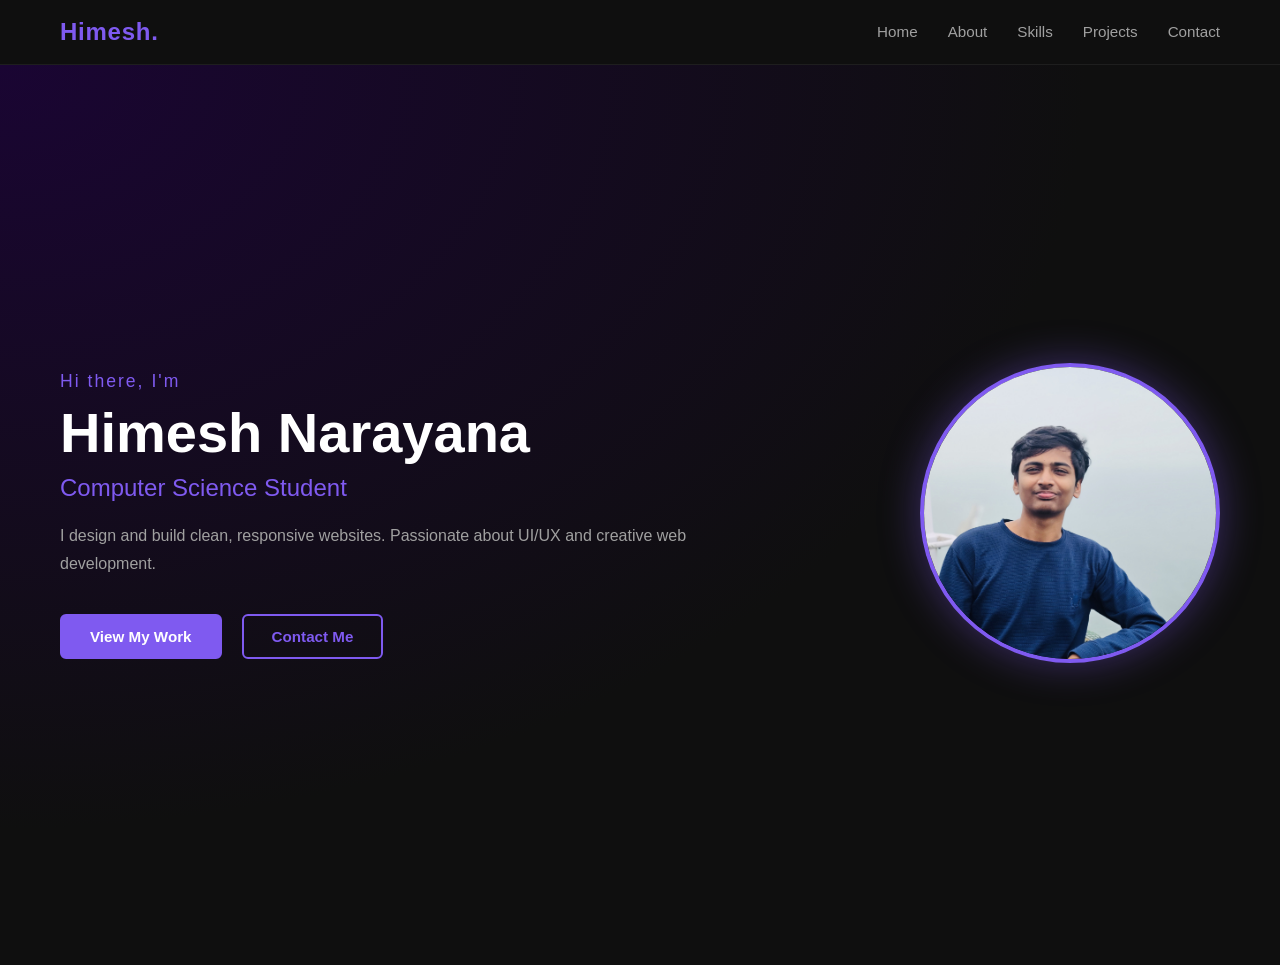
<file: index.html>
<!DOCTYPE html>
<html lang="en">
<head>
    <meta charset="UTF-8">
    <meta name="viewport" content="width=device-width, initial-scale=1.0">
    <title>My Prtfolio</title>
    <link rel="stylesheet" href="style.css">
</head>
<body>
    <nav class="navbar">
        <div class="logo">Himesh.</div>
        <ul class="nav-links">
            <li><a href="index.html">Home</a></li>
            <li><a href="about.html">About</a></li>
            <li><a href="skills.html">Skills</a></li>
            <li><a href="projects.html">Projects</a></li>
            <li><a href="contact.html">Contact</a></li>
        </ul>
    </nav>
  <!-- HERO SECTION -->
  <section id="home" class="hero">
    <div class="hero-content">
      <p class="hero-greeting">Hi there, I'm</p>
      <h1 class="hero-name">Himesh Narayana</h1>
      <h2 class="hero-role">Computer Science Student</h2>
      <p class="hero-desc">
        I design and build clean, responsive websites. 
        Passionate about UI/UX and creative web development.
      </p>
      <div class="hero-buttons">
        <a href="projects.html" class="btn btn-primary">View My Work</a>
        <a href="contact.html" class="btn btn-outline">Contact Me</a>
      </div>
    </div>

    <!-- YOUR PHOTO -->
    <div class="hero-image">
      <img src="myImage.jpg" alt="Himesh" />
    </div>

  </section>
  </section>
</body>
</html>
</file>
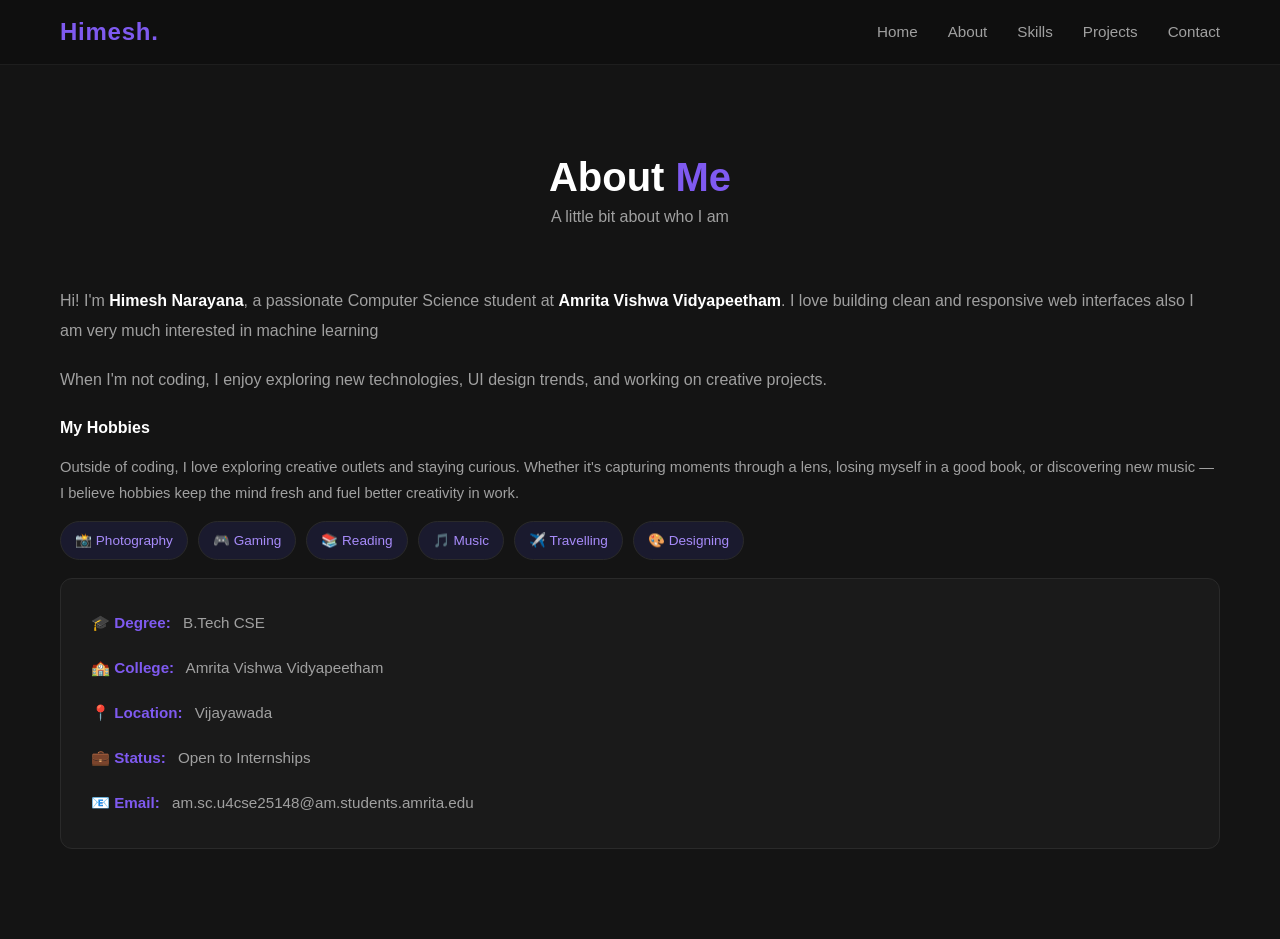
<file: about.html>
<!DOCTYPE html>
<html lang="en">
<head>
    <meta charset="UTF-8">
    <meta name="viewport" content="width=device-width, initial-scale=1.0">
    <title>My Prtfolio</title>
    <link rel="stylesheet" href="style.css">
</head>
<body>
    <nav class="navbar">
        <div class="logo">Himesh.</div>
        <ul class="nav-links">
            <li><a href="index.html">Home</a></li>
            <li><a href="about.html">About</a></li>
            <li><a href="skills.html">Skills</a></li>
            <li><a href="projects.html">Projects</a></li>
            <li><a href="contact.html">Contact</a></li>
        </ul>
    </nav>
  <section id="about" class="about">
    <div class="section-header">
      <h2>About <span>Me</span></h2>
      <p class="section-sub">A little bit about who I am</p>
    </div>
    <div class="about-content">
      <div class="about-text">
        <p>
          Hi! I'm <strong>Himesh Narayana</strong>, a passionate Computer Science 
          student at <strong>Amrita Vishwa Vidyapeetham</strong>. I love 
          building clean and responsive web interfaces also I am very much interested in machine learning
        </p>
        <p>
          When I'm not coding, I enjoy exploring new technologies, 
          UI design trends, and working on creative projects.
        </p>
      <div class="hobbies">
          <h4>My Hobbies</h4>
          <p class="hobbies-para">
            Outside of coding, I love exploring creative outlets and staying 
            curious. Whether it's capturing moments through a lens, losing 
            myself in a good book, or discovering new music — I believe 
            hobbies keep the mind fresh and fuel better creativity in work.
          </p>
          <div class="hobby-tags">
            <span>📸 Photography</span>
            <span>🎮 Gaming</span>
            <span>📚 Reading</span>
            <span>🎵 Music</span>
            <span>✈️ Travelling</span>
            <span>🎨 Designing</span>
          </div>
        </div>      
        
      <div class="about-card">
        <ul class="about-details">
          <li><span>🎓 Degree:</span> B.Tech CSE</li>
          <li><span>🏫 College:</span> Amrita Vishwa Vidyapeetham</li>
          <li><span>📍 Location:</span> Vijayawada</li>
          <li><span>💼 Status:</span> Open to Internships</li>
          <li><span>📧 Email:</span> am.sc.u4cse25148@am.students.amrita.edu</li>
        </ul>
      </div>
    </div>
  </section>
  </body>
</html>
</file>
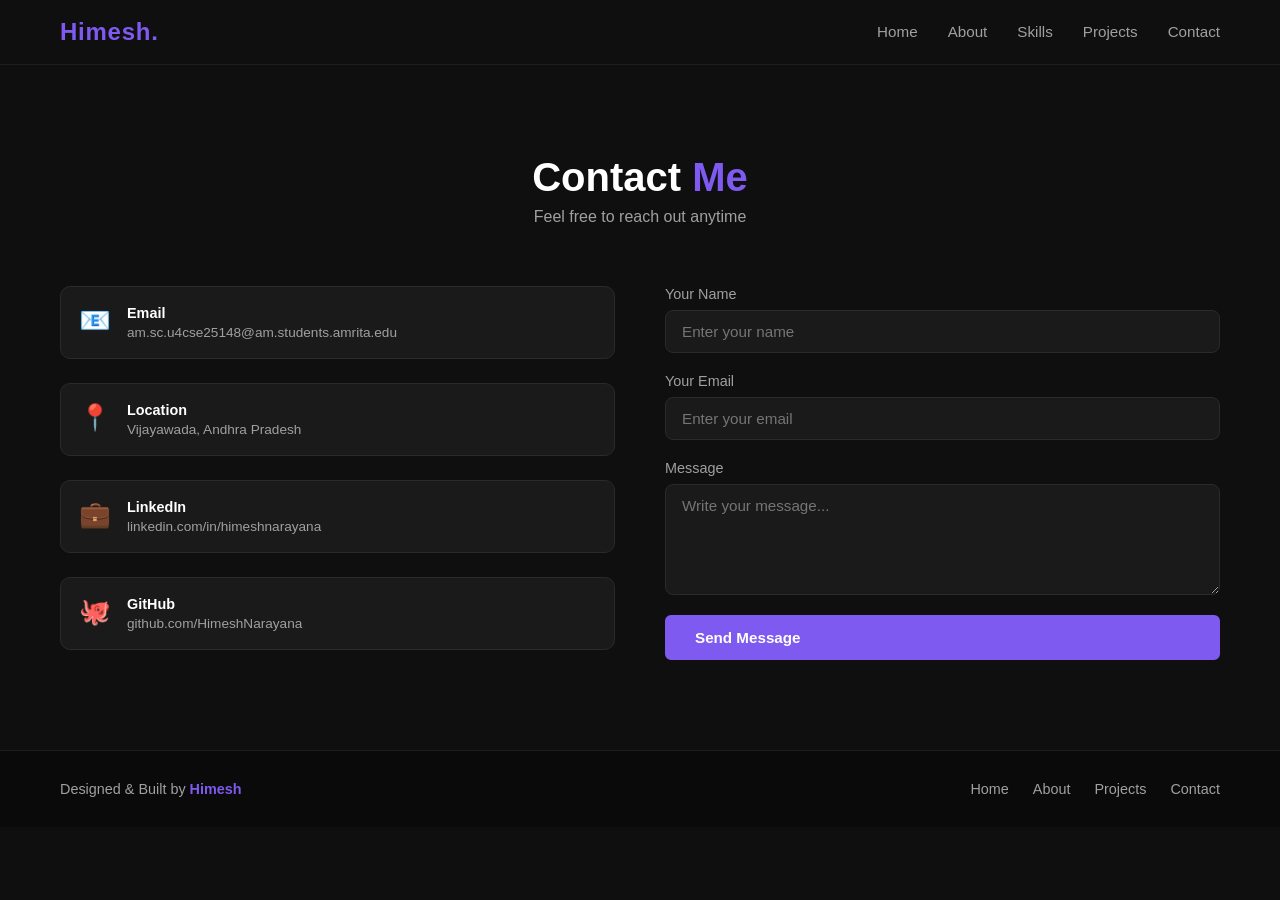
<file: contact.html>
<!DOCTYPE html>
<html lang="en">
<head>
    <meta charset="UTF-8">
    <meta name="viewport" content="width=device-width, initial-scale=1.0">
    <title>My Prtfolio</title>
    <link rel="stylesheet" href="style.css">
</head>
<body>
    <nav class="navbar">
        <div class="logo">Himesh.</div>
        <ul class="nav-links">
            <li><a href="index.html">Home</a></li>
            <li><a href="about.html">About</a></li>
            <li><a href="skills.html">Skills</a></li>
            <li><a href="projects.html">Projects</a></li>
            <li><a href="contact.html">Contact</a></li>
        </ul>
    </nav>
    <!-- CONTACT SECTION -->
  <section id="contact" class="contact">
    <div class="section-header">
      <h2>Contact <span>Me</span></h2>
      <p class="section-sub">Feel free to reach out anytime</p>
    </div>
    <div class="contact-wrapper">

      <div class="contact-info">
        <div class="contact-item">
          <span class="contact-icon">📧</span>
          <div>
            <h4>Email</h4>
            <p>am.sc.u4cse25148@am.students.amrita.edu</p>
          </div>
        </div>
        <div class="contact-item">
          <span class="contact-icon">📍</span>
          <div>
            <h4>Location</h4>
            <p>Vijayawada, Andhra Pradesh</p>
          </div>
        </div>
        <div class="contact-item">
          <span class="contact-icon">💼</span>
          <div>
            <h4>LinkedIn</h4>
            <p>linkedin.com/in/himeshnarayana</p>
          </div>
        </div>
        <div class="contact-item">
          <span class="contact-icon">🐙</span>
          <div>
            <h4>GitHub</h4>
            <p>github.com/HimeshNarayana</p>
          </div>
        </div>
      </div>

      <div class="contact-form">
        <div class="form-group">
          <label for="name">Your Name</label>
          <input type="text" id="name" placeholder="Enter your name" />
        </div>
        <div class="form-group">
          <label for="email">Your Email</label>
          <input type="email" id="email" placeholder="Enter your email" />
        </div>
        <div class="form-group">
          <label for="message">Message</label>
          <textarea id="message" rows="5" placeholder="Write your message..."></textarea>
        </div>
        <a href="mailto:youremail@example.com" class="btn btn-primary">Send Message</a>
      </div>

    </div>
  </section>

  <!-- FOOTER -->
  <footer class="footer">
    <p>Designed & Built by <span>Himesh</span></p>
    <div class="footer-links">
      <a href="index.html">Home</a>
      <a href="about.html">About</a>
      <a href="projects.html">Projects</a>
      <a href="contact.html">Contact</a>
    </div>
  </footer>
</body>
</html>
</file>
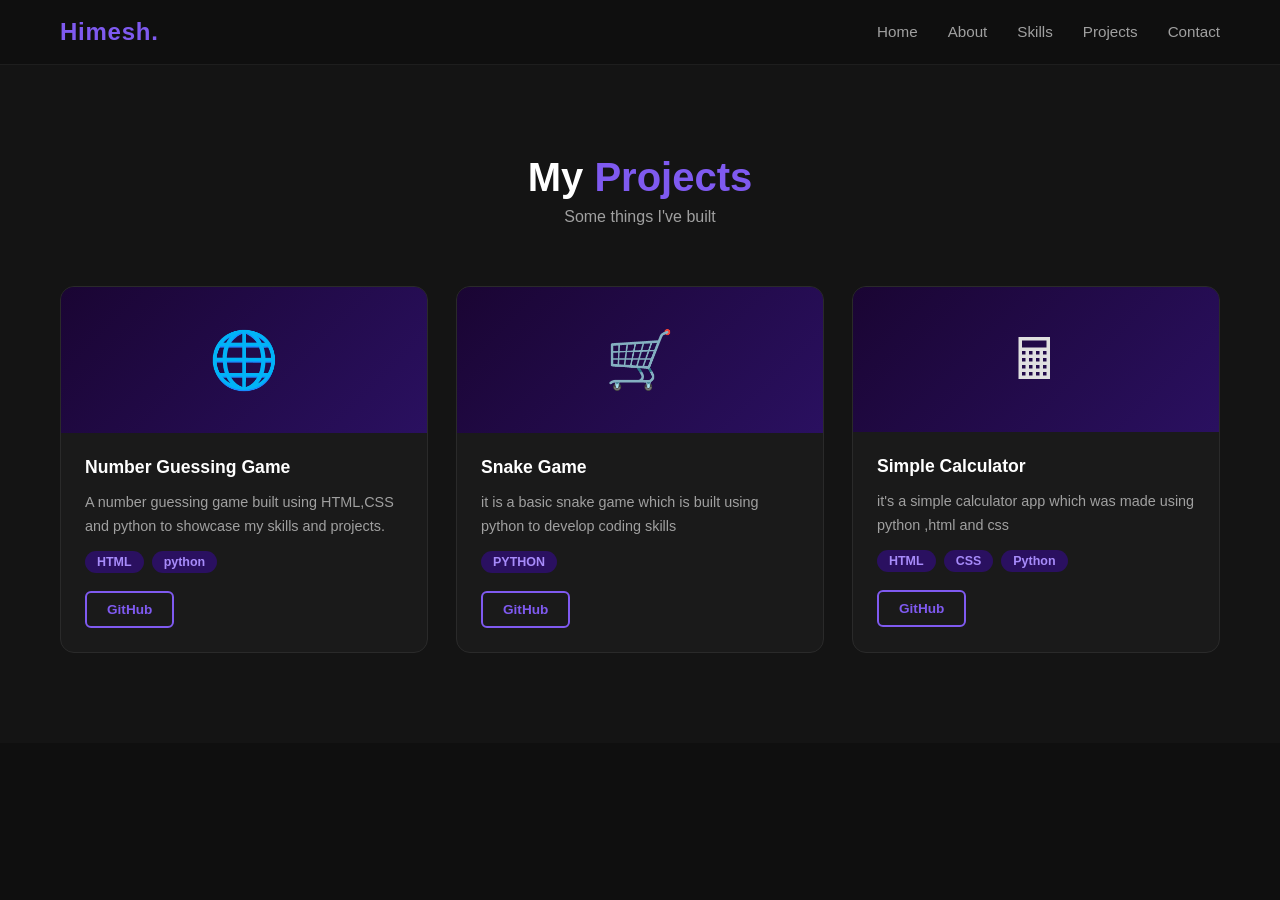
<file: projects.html>
<!DOCTYPE html>
<html lang="en">
<head>
    <meta charset="UTF-8">
    <meta name="viewport" content="width=device-width, initial-scale=1.0">
    <title>My Prtfolio</title>
    <link rel="stylesheet" href="style.css">
</head>
<body>
    <nav class="navbar">
        <div class="logo">Himesh.</div>
        <ul class="nav-links">
            <li><a href="index.html">Home</a></li>
            <li><a href="about.html">About</a></li>
            <li><a href="skills.html">Skills</a></li>
            <li><a href="projects.html">Projects</a></li>
            <li><a href="contact.html">Contact</a></li>
        </ul>
    </nav>
    <!-- PROJECTS SECTION -->
  <section id="projects" class="projects">
    <div class="section-header">
      <h2>My <span>Projects</span></h2>
      <p class="section-sub">Some things I've built</p>
    </div>
    <div class="projects-grid">

      <div class="project-card">
        <div class="project-img">🌐</div>
        <div class="project-info">
          <h3>Number Guessing Game</h3>
          <p>A number guessing game built using HTML,CSS and python to showcase my skills and projects.</p>
          <div class="project-tags">
            <span>HTML</span>
            <span>python</span>
          </div>
          <div class="project-links">
            
            <a href="https://github.com/Kourva/GuessGame" target="_blank" class="btn btn-outline">GitHub</a>
          </div>
        </div>
      </div>

      <div class="project-card">
        <div class="project-img">🛒</div>
        <div class="project-info">
          <h3>Snake Game</h3>
          <p>it is a basic snake game which is built using python to develop coding skills</p>
          <div class="project-tags">
            <span>PYTHON</span>
          </div>
          <div class="project-links">
            
            <a href="https://github.com/ImKennyYip/snake-python" class="btn btn-outline">GitHub</a>
          </div>
        </div>
      </div>

      <div class="project-card">
        <div class="project-img">🖩</div>
        <div class="project-info">
          <h3>Simple Calculator </h3>
          <p>it's a simple calculator app which was made using python ,html and css</p>
          <div class="project-tags">
            <span>HTML</span>
            <span>CSS</span>
            <span>Python</span>
          </div>
          <div class="project-links">
            
            <a href="https://github.com/psarkerbd/Simple-Calculator" class="btn btn-outline">GitHub</a>
          </div>
        </div>
      </div>

    </div>
  </section>
    </body>
</html>
</file>
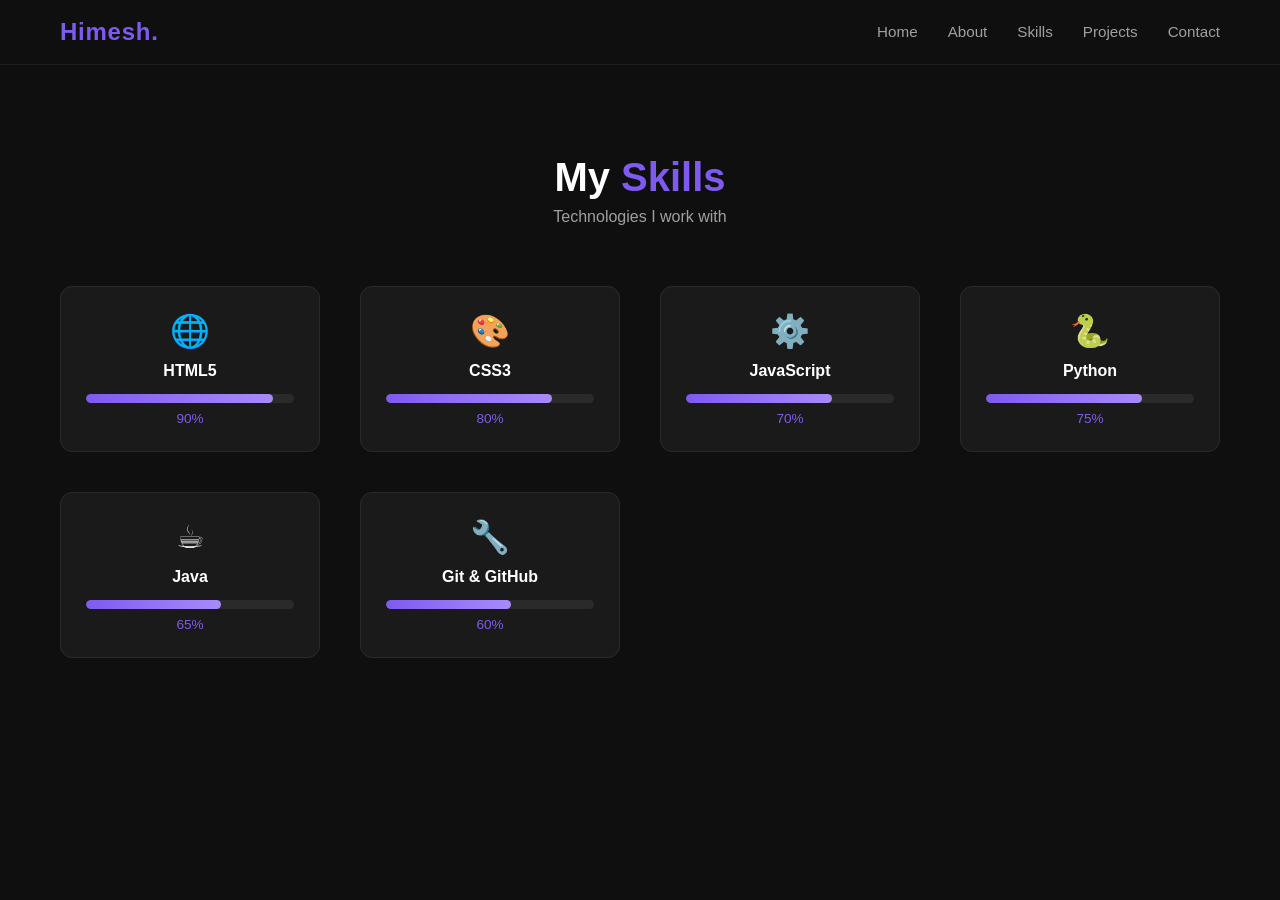
<file: skills.html>
<!DOCTYPE html>
<html lang="en">
<head>
    <meta charset="UTF-8">
    <meta name="viewport" content="width=device-width, initial-scale=1.0">
    <title>My Prtfolio</title>
    <link rel="stylesheet" href="style.css">
</head>
<body>
    <nav class="navbar">
        <div class="logo">Himesh.</div>
        <ul class="nav-links">
            <li><a href="index.html">Home</a></li>
            <li><a href="about.html">About</a></li>
            <li><a href="skills.html">Skills</a></li>
            <li><a href="projects.html">Projects</a></li>
            <li><a href="contact.html">Contact</a></li>
        </ul>
    </nav>
<section id="skills" class="skills">
    <div class="section-header">
      <h2>My <span>Skills</span></h2>
      <p class="section-sub">Technologies I work with</p>
    </div>
    <div class="skills-grid">

      <div class="skill-card">
        <div class="skill-icon">🌐</div>
        <h3>HTML5</h3>
        <div class="skill-bar"><div class="skill-fill" style="width: 90%"></div></div>
        <p>90%</p>
      </div>

      <div class="skill-card">
        <div class="skill-icon">🎨</div>
        <h3>CSS3</h3>
        <div class="skill-bar"><div class="skill-fill" style="width: 80%"></div></div>
        <p>80%</p>
      </div>

      <div class="skill-card">
        <div class="skill-icon">⚙️</div>
        <h3>JavaScript</h3>
        <div class="skill-bar"><div class="skill-fill" style="width: 70%"></div></div>
        <p>70%</p>
      </div>

      <div class="skill-card">
        <div class="skill-icon">🐍</div>
        <h3>Python</h3>
        <div class="skill-bar"><div class="skill-fill" style="width: 75%"></div></div>
        <p>75%</p>
      </div>

      <div class="skill-card">
        <div class="skill-icon">☕︎</div>
        <h3>Java</h3>
        <div class="skill-bar"><div class="skill-fill" style="width: 65%"></div></div>
        <p>65%</p>
      </div>

      <div class="skill-card">
        <div class="skill-icon">🔧</div>
        <h3>Git & GitHub</h3>
        <div class="skill-bar"><div class="skill-fill" style="width: 60%"></div></div>
        <p>60%</p>
      </div>

    </div>
  </section>
</body>
</html>
</file>
<file: style.css>
* {
  margin: 0;
  padding: 0;
  box-sizing: border-box;
  scroll-behavior: smooth;
}

body {
  font-family: 'Segoe UI', Tahoma, Geneva, Verdana, sans-serif;
  background-color: #0f0f0f;
  color: #e0e0e0;
}

/* ===== NAVBAR ===== */
.navbar {
  display: flex;
  justify-content: space-between;
  align-items: center;
  padding: 18px 60px;
  background-color: #0f0f0f;
  position: sticky;
  top: 0;
  z-index: 100;
  border-bottom: 1px solid #1e1e1e;
}

.logo {
  font-size: 1.5rem;
  font-weight: 700;
  color: #7f5af0;
  letter-spacing: 0.75px;
}

.nav-links {
  list-style: none;
  display: flex;
  gap: 30px;
}

.nav-links a {
  text-decoration: none;
  color: #a0a0a0;
  font-size: 0.95rem;
  transition: color 0.75s ease;
}

/* TRANSITION 1 — Navbar link color on hover */
.nav-links a:hover {
  color: #7f5af0;
}

/* ===== HERO SECTION ===== */
.hero {
  min-height: 100vh;
  display: flex;
  align-items: center;
  justify-content: space-between;
  padding: 0 60px;
  gap: 40px;
  background: radial-gradient(ellipse at top left, #1a0533 0%, #0f0f0f 60%);
}

.hero-image {
  flex-shrink: 0;
}

.hero-image img {
  width: 300px;
  height: 300px;
  object-fit: cover;
  border-radius: 50%;
  border: 4px solid #7f5af0;
  box-shadow: 0 0 40px rgba(127, 90, 240, 0.4);

  /* TRANSITION — image glow pulse on hover */
  transition: box-shadow 0.3s ease, transform 0.3s ease;
}

.hero-image img:hover {
  transform: scale(1.04);
  box-shadow: 0 0 60px rgba(127, 90, 240, 0.7);
}

.hero-content {
  max-width: 650px;
}

.hero-greeting {
  color: #7f5af0;
  font-size: 1.1rem;
  margin-bottom: 10px;
  letter-spacing: 2px;
}

.hero-name {
  font-size: 3.5rem;
  font-weight: 800;
  color: #ffffff;
  line-height: 1.1;
  margin-bottom: 10px;
}

.hero-role {
  font-size: 1.5rem;
  color: #7f5af0;
  margin-bottom: 20px;
  font-weight: 400;
}

.hero-desc {
  font-size: 1rem;
  color: #a0a0a0;
  line-height: 1.8;
  margin-bottom: 35px;
}

.hero-buttons {
  display: flex;
  gap: 20px;
}

.btn {
  padding: 12px 28px;
  border-radius: 6px;
  font-size: 0.95rem;
  text-decoration: none;
  font-weight: 600;
  transition: all 0.3s ease;
}

/* TRANSITION 2 — Button hover lift + glow effect */
.btn-primary {
  background-color: #7f5af0;
  color: #fff;
  border: 2px solid #7f5af0;
}

.btn-primary:hover {
  background-color: #7f5af0;
  transform: translateY(-3px);
  box-shadow: 0 8px 20px rgba(127, 90, 240, 0.4);
}

.btn-outline {
  background-color: transparent;
  color: #7f5af0;
  border: 2px solid #7f5af0;
}

.btn-outline:hover {
  background-color: #7f5af0;
  color: #fff;
  transform: translateY(-3px);
}
/* ===== ANIMATIONS ===== */
@keyframes fadeSlideUp {
  from {
    opacity: 0;
    transform: translateY(30px);
  }
  to {
    opacity: 1;
    transform: translateY(0);
  }
}

@keyframes fadeIn {
  from { opacity: 0; }
  to   { opacity: 1; }
}

@keyframes popIn {
  0%   { opacity: 0; transform: scale(0.8); }
  100% { opacity: 1; transform: scale(1);   }
}
.hero-greeting {
  color: #7f5af0;
  font-size: 1.1rem;
  margin-bottom: 10px;
  letter-spacing: 2px;

  /* ANIMATION */
  animation: fadeSlideUp 0.6s ease both;
  animation-delay: 0.1s;
}

.hero-name {
  font-size: 3.5rem;
  font-weight: 800;
  color: #ffffff;
  line-height: 1.1;
  margin-bottom: 10px;

  /* ANIMATION */
  animation: fadeSlideUp 0.6s ease both;
  animation-delay: 0.3s;
}

.hero-role {
  font-size: 1.5rem;
  color: #7f5af0;
  margin-bottom: 20px;
  font-weight: 400;

  /* ANIMATION */
  animation: fadeSlideUp 0.6s ease both;
  animation-delay: 0.5s;
}

.hero-desc {
  font-size: 1rem;
  color: #a0a0a0;
  line-height: 1.8;
  margin-bottom: 35px;

  /* ANIMATION */
  animation: fadeSlideUp 0.6s ease both;
  animation-delay: 0.7s;
}

.hero-buttons {
  display: flex;
  gap: 20px;

  /* ANIMATION */
  animation: fadeSlideUp 0.6s ease both;
  animation-delay: 0.9s;
}

.hero-image img {
  width: 300px;
  height: 300px;
  object-fit: cover;
  border-radius: 50%;
  border: 4px solid #7f5af0;
  box-shadow: 0 0 40px rgba(127, 90, 240, 0.4);
  transition: box-shadow 0.3s ease, transform 0.3s ease;

  /* ANIMATION */
  animation: popIn 0.8s ease both;
  animation-delay: 0.4s;
}
/* ===== SHARED SECTION STYLES ===== */
section {
  padding: 90px 60px;
}

.section-header {
  text-align: center;
  margin-bottom: 60px;
}

.section-header h2 {
  font-size: 2.5rem;
  font-weight: 800;
  color: #ffffff;
}

.section-header h2 span {
  color: #7f5af0;
}

.section-sub {
  color: #a0a0a0;
  margin-top: 8px;
  font-size: 1rem;
}

/* ===== ABOUT SECTION ===== */
.about {
  background-color: #141414;
}

.about-content {
  display: flex;
  gap: 50px;
  align-items: flex-start;
  flex-wrap: wrap;
}

.about-text {
  flex: 1;
  min-width: 280px;
  display: flex;
  flex-direction: column;
  gap: 18px;
  color: #a0a0a0;
  line-height: 1.9;
  font-size: 1rem;
}

.about-text strong {
  color: #ffffff;
}

.about-card {
  flex: 1;
  min-width: 280px;
  background-color: #1a1a1a;
  border: 1px solid #2a2a2a;
  border-radius: 12px;
  padding: 30px;

  /* TRANSITION 3 — Card lifts on hover */
  transition: transform 0.3s ease, box-shadow 0.3s ease;
}

.about-card:hover {
  transform: translateY(-6px);
  box-shadow: 0 12px 30px rgba(127, 90, 240, 0.2);
}

.about-details {
  list-style: none;
  display: flex;
  flex-direction: column;
  gap: 16px;
}

.about-details li {
  color: #a0a0a0;
  font-size: 0.95rem;
}

.about-details li span {
  color: #7f5af0;
  font-weight: 600;
  margin-right: 8px;
}

/* ===== SKILLS SECTION ===== */
.skills {
  background-color: #0f0f0f;
}

.skills-grid {
  display: grid;
  grid-template-columns: repeat(auto-fit, minmax(240px, 1fr));
  gap: 40px;
}

.skill-card {
  background-color: #1a1a1a;
  border: 1px solid #2a2a2a;
  border-radius: 12px;
  padding: 25px;
  text-align: center;

  /* TRANSITION 4 — Skill card hover lift */
  transition: transform 0.3s ease, border-color 0.3s ease;
}

.skill-card:hover {
  transform: translateY(-6px);
  border-color: #7f5af0;
}

.skill-icon {
  font-size: 2rem;
  margin-bottom: 12px;
}

.skill-card h3 {
  color: #ffffff;
  margin-bottom: 14px;
  font-size: 1rem;
}

.skill-card p {
  color: #7f5af0;
  font-size: 0.85rem;
  margin-top: 8px;
}

.skill-bar {
  background-color: #2a2a2a;
  border-radius: 50px;
  height: 9px;
  overflow: hidden;
}

.skill-fill {
  height: 100%;
  background: linear-gradient(90deg, #7f5af0, #a78bfa);
  border-radius: 50px;
}
/* ===== PROJECTS SECTION ===== */
.projects {
  background-color: #141414;
}

.projects-grid {
  display: grid;
  grid-template-columns: repeat(auto-fit, minmax(280px, 1fr));
  gap: 28px;
}

.project-card {
  background-color: #1a1a1a;
  border: 1px solid #2a2a2a;
  border-radius: 14px;
  overflow: hidden;

  /* TRANSITION 5 — Card lift on hover */
  transition: transform 0.3s ease, box-shadow 0.3s ease, border-color 0.3s ease;
}

.project-card:hover {
  transform: translateY(-8px);
  box-shadow: 0 16px 40px rgba(127, 90, 240, 0.25);
  border-color: #7f5af0;
}

.project-img {
  background: linear-gradient(135deg, #1a0533, #2a1060);
  font-size: 3.5rem;
  text-align: center;
  padding: 40px 20px;
}

.project-info {
  padding: 24px;
  display: flex;
  flex-direction: column;
  gap: 12px;
}

.project-info h3 {
  color: #ffffff;
  font-size: 1.1rem;
}

.project-info p {
  color: #a0a0a0;
  font-size: 0.9rem;
  line-height: 1.7;
}

.project-tags {
  display: flex;
  flex-wrap: wrap;
  gap: 8px;
}

.project-tags span {
  background-color: #2a1060;
  color: #a78bfa;
  padding: 4px 12px;
  border-radius: 50px;
  font-size: 0.78rem;
  font-weight: 600;
}

.project-links {
  display: flex;
  gap: 12px;
  margin-top: 6px;
}

.project-links .btn {
  padding: 9px 20px;
  font-size: 0.85rem;
}

/* ===== CONTACT SECTION ===== */
.contact {
  background-color: #0f0f0f;
}

.contact-wrapper {
  display: flex;
  gap: 50px;
  flex-wrap: wrap;
  align-items: flex-start;
}

.contact-info {
  flex: 1;
  min-width: 260px;
  display: flex;
  flex-direction: column;
  gap: 24px;
}

.contact-item {
  display: flex;
  align-items: flex-start;
  gap: 16px;
  background-color: #1a1a1a;
  border: 1px solid #2a2a2a;
  border-radius: 10px;
  padding: 18px;

  /* TRANSITION 6 — Contact item hover */
  transition: border-color 0.3s ease, transform 0.3s ease;
}

.contact-item:hover {
  border-color: #7f5af0;
  transform: translateX(6px);
}

.contact-icon {
  font-size: 1.6rem;
}

.contact-item h4 {
  color: #ffffff;
  font-size: 0.9rem;
  margin-bottom: 4px;
}

.contact-item p {
  color: #a0a0a0;
  font-size: 0.85rem;
}

/* ===== CONTACT FORM ===== */
.contact-form {
  flex: 1;
  min-width: 280px;
  display: flex;
  flex-direction: column;
  gap: 20px;
}

.form-group {
  display: flex;
  flex-direction: column;
  gap: 8px;
}

.form-group label {
  color: #a0a0a0;
  font-size: 0.9rem;
}

.form-group input,
.form-group textarea {
  background-color: #1a1a1a;
  border: 1px solid #2a2a2a;
  border-radius: 8px;
  padding: 12px 16px;
  color: #ffffff;
  font-size: 0.95rem;
  font-family: inherit;
  outline: none;

  /* TRANSITION 7 — Input border glow on focus */
  transition: border-color 0.3s ease, box-shadow 0.3s ease;
}

.form-group input:focus,
.form-group textarea:focus {
  border-color: #7f5af0;
  box-shadow: 0 0 0 3px rgba(127, 90, 240, 0.15);
}

/* ===== FOOTER ===== */
.footer {
  background-color: #0a0a0a;
  border-top: 1px solid #1e1e1e;
  padding: 30px 60px;
  display: flex;
  justify-content: space-between;
  align-items: center;
  flex-wrap: wrap;
  gap: 16px;
}

.footer p {
  color: #a0a0a0;
  font-size: 0.9rem;
}

.footer p span {
  color: #7f5af0;
  font-weight: 600;
}

.footer-links {
  display: flex;
  gap: 24px;
}

.footer-links a {
  color: #a0a0a0;
  text-decoration: none;
  font-size: 0.9rem;

  /* TRANSITION 8 — Footer link color */
  transition: color 0.3s ease;
}

.footer-links a:hover {
  color: #7f5af0;
}
/* ===== HOBBIES ===== */
.hobbies h4 {
  color: #ffffff;
  font-size: 1rem;
  margin-bottom: 10px;
}

.hobbies-para {
  color: #a0a0a0;
  font-size: 0.92rem;
  line-height: 1.8;
  margin-bottom: 14px;
}

.hobby-tags {
  display: flex;
  flex-wrap: wrap;
  gap: 10px;
}

.hobby-tags span {
  background-color: #1a1a2e;
  border: 1px solid #2a2a2a;
  color: #a78bfa;
  padding: 6px 14px;
  border-radius: 50px;
  font-size: 0.85rem;

  /* TRANSITION — hobby tag hover */
  transition: background-color 0.3s ease, border-color 0.3s ease, transform 0.2s ease;
}

.hobby-tags span:hover {
  background-color: #2a1060;
  border-color: #7f5af0;
  transform: translateY(-3px);
}
/* ===== RESPONSIVE — TABLET (max 900px) ===== */
@media (max-width: 900px) {

  .navbar {
    padding: 16px 30px;
  }

  .hero {
    flex-direction: column-reverse;
    text-align: center;
    padding: 100px 30px 60px;
  }

  .hero-buttons {
    justify-content: center;
  }

  .hero-image img {
    width: 220px;
    height: 220px;
  }

  .about-content {
    flex-direction: column;
  }

  .contact-wrapper {
    flex-direction: column;
  }

  section {
    padding: 70px 30px;
  }

  .footer {
    flex-direction: column;
    text-align: center;
    padding: 24px 30px;
  }

}

/* ===== RESPONSIVE — MOBILE (max 600px) ===== */
@media (max-width: 600px) {

  .navbar {
    flex-direction: column;
    gap: 14px;
    padding: 16px 20px;
  }

  .nav-links {
    gap: 16px;
    flex-wrap: wrap;
    justify-content: center;
  }

  .hero-name {
    font-size: 2.4rem;
  }

  .hero-role {
    font-size: 1.2rem;
  }

  .hero-image img {
    width: 170px;
    height: 170px;
  }

  .section-header h2 {
    font-size: 2rem;
  }

  .skills-grid {
    grid-template-columns: 1fr 1fr;
  }

  .projects-grid {
    grid-template-columns: 1fr;
  }

  .hero-buttons {
    flex-direction: column;
    align-items: center;
  }

  .project-links {
    flex-direction: column;
  }

  .footer-links {
    gap: 14px;
    flex-wrap: wrap;
    justify-content: center;
  }

}
</file>
